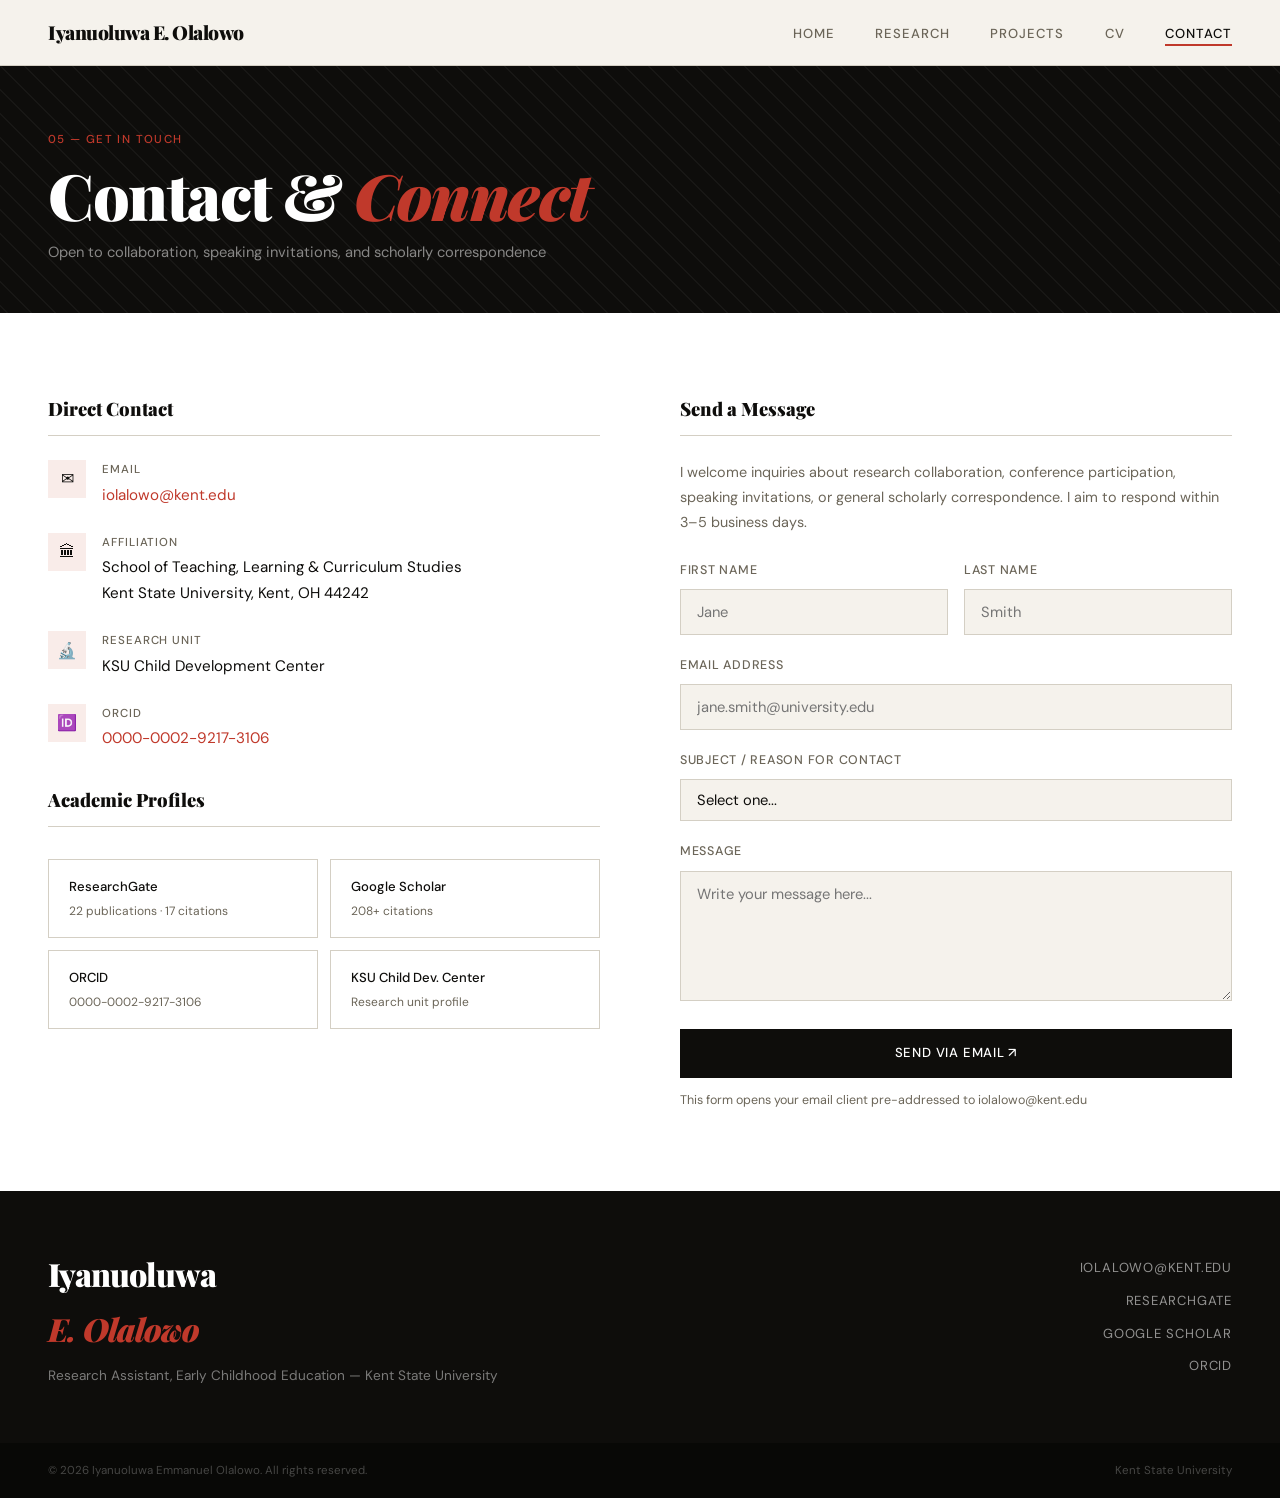
<file: contact.html>
<!DOCTYPE html>
<html lang="en">
<head>
  <meta charset="UTF-8" />
  <meta name="viewport" content="width=device-width, initial-scale=1.0" />
  <title>Contact — Iyanuoluwa E. Olalowo</title>
  <link href="https://fonts.googleapis.com/css2?family=Playfair+Display:ital,wght@0,700;0,900;1,700&family=DM+Sans:wght@300;400;500&display=swap" rel="stylesheet" />
  <link rel="stylesheet" href="style.css" />
  <style>
    #contact-main { background: var(--white); }
    .contact-grid { display:grid; grid-template-columns:1fr 1fr; gap:5rem; align-items:start; }

    .contact-info h3 { font-family:'Playfair Display',serif; font-weight:900; font-size:1.15rem; margin-bottom:1.5rem; padding-bottom:0.65rem; border-bottom:1px solid var(--border); }
    .contact-row { display:flex; align-items:flex-start; gap:1rem; margin-bottom:1.5rem; }
    .contact-icon { width:38px; height:38px; background:var(--accent-light); display:flex; align-items:center; justify-content:center; font-size:1rem; flex-shrink:0; }
    .contact-label { font-size:0.72rem; color:var(--muted); text-transform:uppercase; letter-spacing:0.08em; font-weight:500; margin-bottom:0.2rem; }
    .contact-value { font-size:0.95rem; color:var(--ink); }
    .contact-value a { color:var(--accent); text-decoration:none; }
    .contact-value a:hover { text-decoration:underline; }

    .profile-links { display:grid; grid-template-columns:1fr 1fr; gap:0.75rem; margin-top:2rem; }
    .profile-link-card {
      border:1px solid var(--border); padding:1rem 1.25rem;
      text-decoration:none; color:var(--ink); display:block;
      transition:all 0.2s;
    }
    .profile-link-card:hover { border-color:var(--accent); background:var(--accent-light); }
    .profile-link-name { font-size:0.82rem; font-weight:500; margin-bottom:0.15rem; }
    .profile-link-handle { font-size:0.75rem; color:var(--muted); }

    .contact-form-wrapper h3 { font-family:'Playfair Display',serif; font-weight:900; font-size:1.15rem; margin-bottom:1.5rem; padding-bottom:0.65rem; border-bottom:1px solid var(--border); }
    .form-group { margin-bottom:1.25rem; }
    .form-group label { display:block; font-size:0.78rem; font-weight:500; letter-spacing:0.06em; text-transform:uppercase; color:var(--muted); margin-bottom:0.5rem; }
    .form-group input, .form-group textarea, .form-group select {
      width:100%; border:1px solid var(--border); background:var(--paper);
      padding:0.75rem 1rem; font-size:0.92rem; font-family:'DM Sans',sans-serif;
      color:var(--ink); outline:none; transition:border-color 0.2s;
      -webkit-appearance:none; appearance:none;
    }
    .form-group input:focus, .form-group textarea:focus, .form-group select:focus { border-color:var(--ink); }
    .form-group textarea { resize:vertical; min-height:130px; }
    .form-row { display:grid; grid-template-columns:1fr 1fr; gap:1rem; }
    .form-note { font-size:0.78rem; color:var(--muted); margin-top:0.75rem; }

    @media (max-width:900px) {
      .contact-grid { grid-template-columns:1fr; gap:3rem; }
      .profile-links { grid-template-columns:1fr; }
      .form-row { grid-template-columns:1fr; }
    }
  </style>
</head>
<body>

  <nav>
    <a href="index.html" class="nav-logo">Iyanuoluwa E. Olalowo</a>
    <ul class="nav-links">
      <li><a href="index.html">Home</a></li>
      <li><a href="research.html">Research</a></li>
      <li><a href="projects.html">Projects</a></li>
      <li><a href="cv.html">CV</a></li>
      <li><a href="contact.html" class="active">Contact</a></li>
    </ul>
  </nav>

  <div class="page-banner">
    <div class="page-banner-inner">
      <div class="page-banner-label">05 — Get in Touch</div>
      <h1 class="page-banner-title">Contact &amp; <em>Connect</em></h1>
      <p class="page-banner-sub">Open to collaboration, speaking invitations, and scholarly correspondence</p>
    </div>
  </div>

  <section id="contact-main">
    <div class="contact-grid">

      <div class="contact-info">
        <h3>Direct Contact</h3>

        <div class="contact-row">
          <div class="contact-icon">✉</div>
          <div>
            <div class="contact-label">Email</div>
            <div class="contact-value"><a href="mailto:iolalowo@kent.edu">iolalowo@kent.edu</a></div>
          </div>
        </div>

        <div class="contact-row">
          <div class="contact-icon">🏛</div>
          <div>
            <div class="contact-label">Affiliation</div>
            <div class="contact-value">School of Teaching, Learning &amp; Curriculum Studies<br />Kent State University, Kent, OH 44242</div>
          </div>
        </div>

        <div class="contact-row">
          <div class="contact-icon">🔬</div>
          <div>
            <div class="contact-label">Research Unit</div>
            <div class="contact-value">KSU Child Development Center</div>
          </div>
        </div>

        <div class="contact-row">
          <div class="contact-icon">🆔</div>
          <div>
            <div class="contact-label">ORCID</div>
            <div class="contact-value"><a href="https://orcid.org/0000-0002-9217-3106" target="_blank">0000-0002-9217-3106</a></div>
          </div>
        </div>

        <h3 style="margin-top:2rem;">Academic Profiles</h3>
        <div class="profile-links">
          <a href="https://www.researchgate.net/profile/Iyanuoluwa-Olalowo" target="_blank" class="profile-link-card">
            <div class="profile-link-name">ResearchGate</div>
            <div class="profile-link-handle">22 publications · 17 citations</div>
          </a>
          <a href="https://scholar.google.com/citations?user=_GOHKNoAAAAJ" target="_blank" class="profile-link-card">
            <div class="profile-link-name">Google Scholar</div>
            <div class="profile-link-handle">208+ citations</div>
          </a>
          <a href="https://orcid.org/0000-0002-9217-3106" target="_blank" class="profile-link-card">
            <div class="profile-link-name">ORCID</div>
            <div class="profile-link-handle">0000-0002-9217-3106</div>
          </a>
          <a href="https://www.kent.edu/ehhs/centers/cdc" target="_blank" class="profile-link-card">
            <div class="profile-link-name">KSU Child Dev. Center</div>
            <div class="profile-link-handle">Research unit profile</div>
          </a>
        </div>
      </div>

      <div class="contact-form-wrapper">
        <h3>Send a Message</h3>
        <p style="font-size:0.9rem; color:var(--muted); margin-bottom:1.5rem; line-height:1.75;">
          I welcome inquiries about research collaboration, conference participation,
          speaking invitations, or general scholarly correspondence. I aim to respond
          within 3–5 business days.
        </p>
        <div class="form-row">
          <div class="form-group">
            <label>First Name</label>
            <input type="text" placeholder="Jane" />
          </div>
          <div class="form-group">
            <label>Last Name</label>
            <input type="text" placeholder="Smith" />
          </div>
        </div>
        <div class="form-group">
          <label>Email Address</label>
          <input type="email" placeholder="jane.smith@university.edu" />
        </div>
        <div class="form-group">
          <label>Subject / Reason for Contact</label>
          <select>
            <option value="">Select one...</option>
            <option>Research Collaboration</option>
            <option>Conference / Speaking Invitation</option>
            <option>Publication Inquiry</option>
            <option>Graduate / Academic Inquiry</option>
            <option>Media or Press</option>
            <option>Other</option>
          </select>
        </div>
        <div class="form-group">
          <label>Message</label>
          <textarea placeholder="Write your message here..."></textarea>
        </div>
        <a href="mailto:iolalowo@kent.edu" class="btn-primary" style="width:100%; text-align:center; display:block;">Send via Email ↗</a>
        <p class="form-note">This form opens your email client pre-addressed to iolalowo@kent.edu</p>
      </div>

    </div>
  </section>

  <footer>
    <div>
      <div class="footer-name">Iyanuoluwa<br /><em>E. Olalowo</em></div>
      <div class="footer-affil">Research Assistant, Early Childhood Education — Kent State University</div>
    </div>
    <div class="footer-links">
      <a href="mailto:iolalowo@kent.edu" class="footer-link">iolalowo@kent.edu</a>
      <a href="https://www.researchgate.net/profile/Iyanuoluwa-Olalowo" class="footer-link" target="_blank">ResearchGate</a>
      <a href="https://scholar.google.com/citations?user=_GOHKNoAAAAJ" class="footer-link" target="_blank">Google Scholar</a>
      <a href="https://orcid.org/0000-0002-9217-3106" class="footer-link" target="_blank">ORCID</a>
    </div>
  </footer>
  <div class="footer-bottom">
    <span>© 2026 Iyanuoluwa Emmanuel Olalowo. All rights reserved.</span>
    <span>Kent State University</span>
  </div>

</body>
</html>
</file>
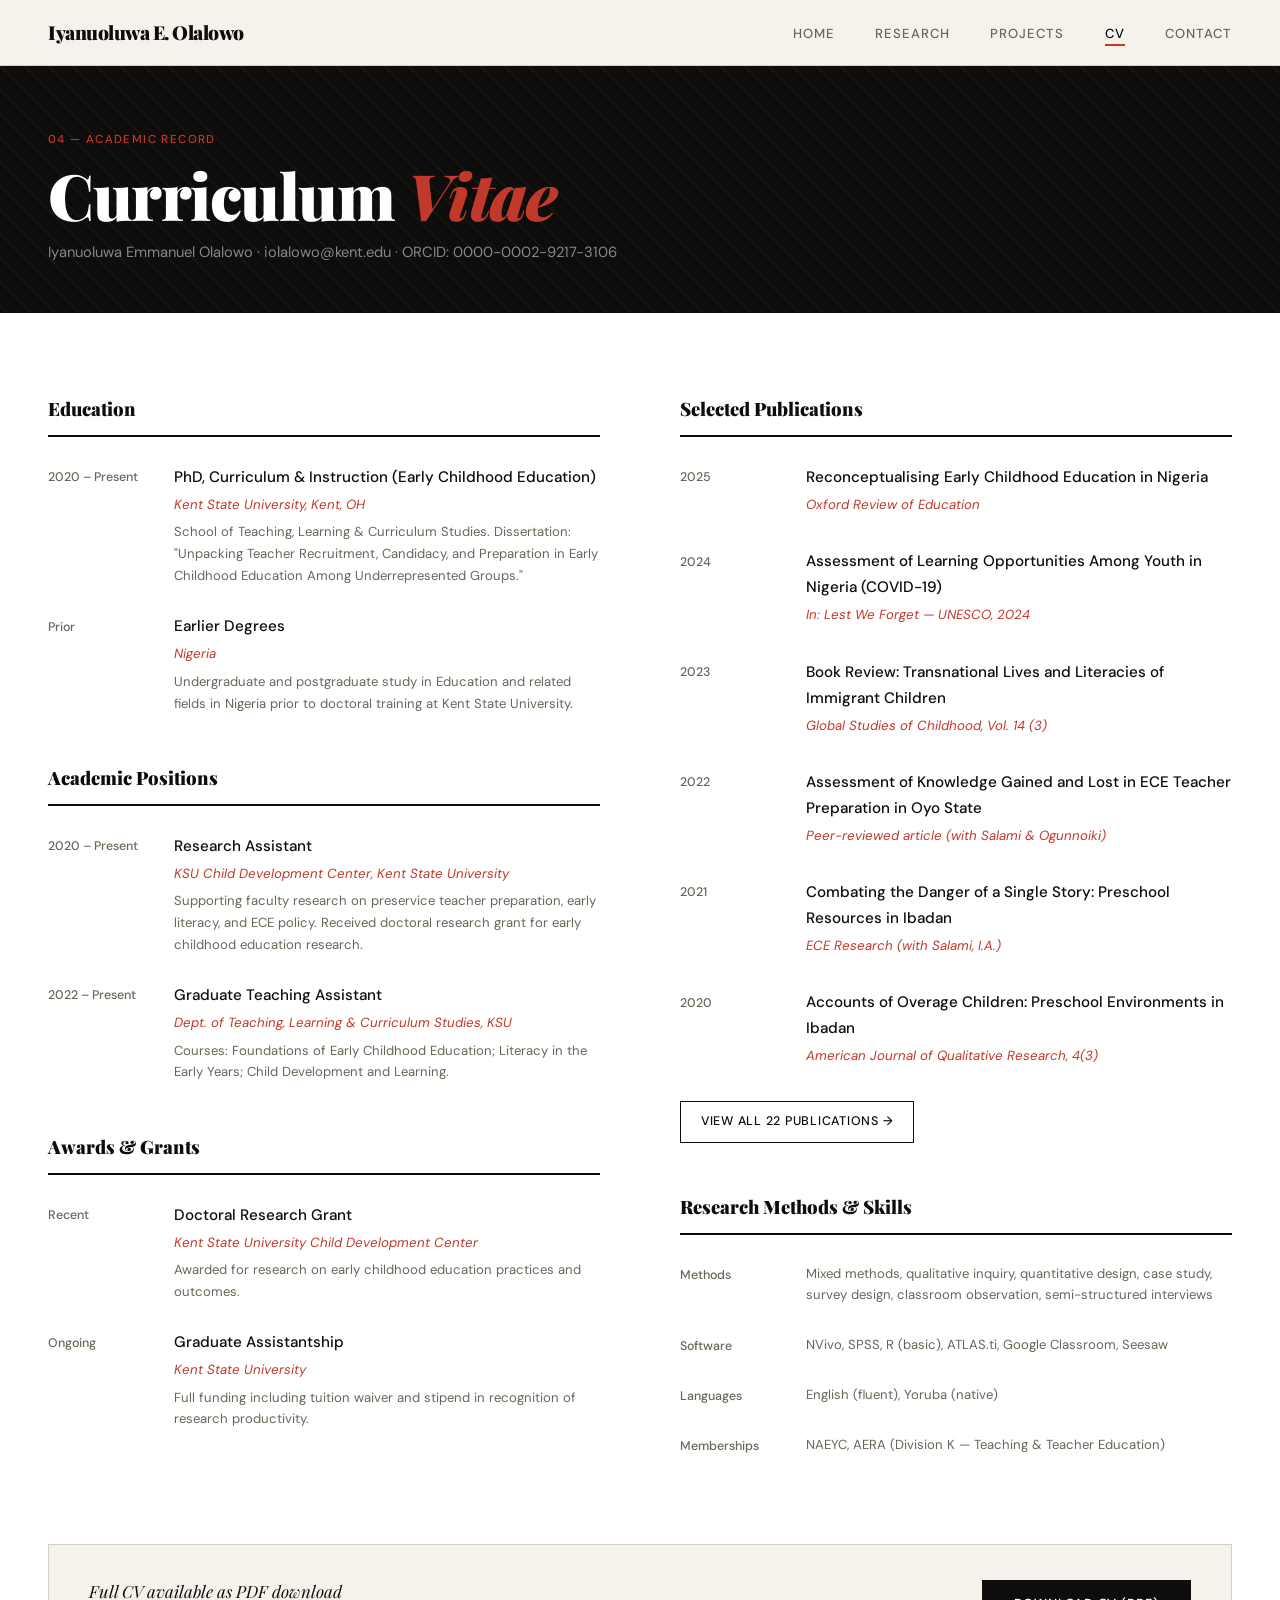
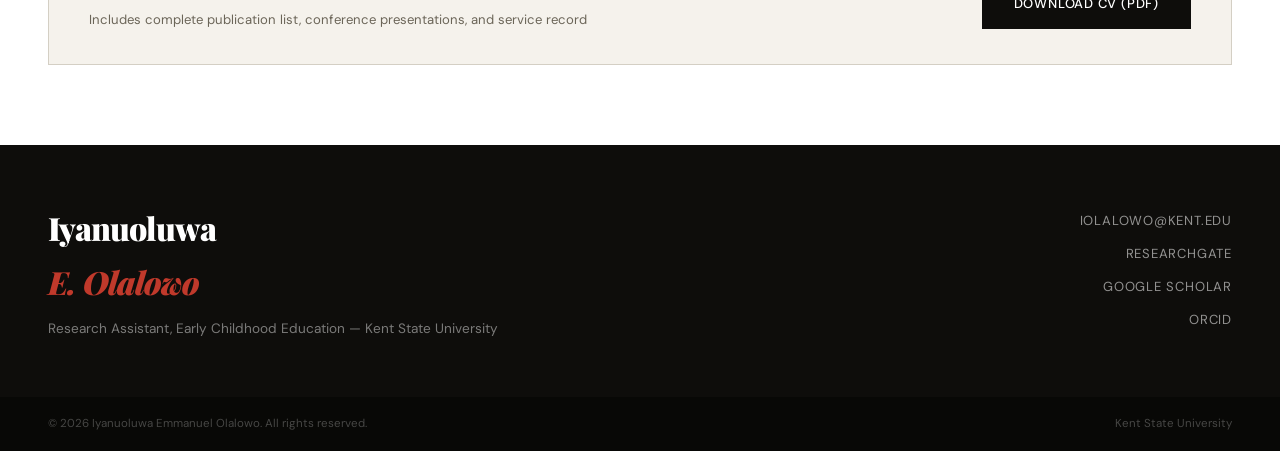
<file: cv.html>
<!DOCTYPE html>
<html lang="en">
<head>
  <meta charset="UTF-8" />
  <meta name="viewport" content="width=device-width, initial-scale=1.0" />
  <title>Curriculum Vitae — Iyanuoluwa E. Olalowo</title>
  <link href="https://fonts.googleapis.com/css2?family=Playfair+Display:ital,wght@0,700;0,900;1,700&family=DM+Sans:wght@300;400;500&display=swap" rel="stylesheet" />
  <link rel="stylesheet" href="style.css" />
  <style>
    #cv-main { background: var(--white); }
    .cv-grid { display:grid; grid-template-columns:1fr 1fr; gap:5rem; }
    .cv-section { margin-bottom:3rem; }
    .cv-section h3 { font-family:'Playfair Display',serif; font-weight:900; font-size:1.15rem; margin-bottom:1.75rem; padding-bottom:0.65rem; border-bottom:2px solid var(--ink); }
    .cv-entry { display:grid; grid-template-columns:110px 1fr; gap:1rem; margin-bottom:1.75rem; }
    .cv-year { font-size:0.78rem; color:var(--muted); padding-top:0.2rem; font-weight:500; line-height:1.5; }
    .cv-role { font-weight:500; font-size:0.95rem; margin-bottom:0.2rem; }
    .cv-org { font-size:0.83rem; color:var(--accent); margin-bottom:0.3rem; font-style:italic; }
    .cv-detail { font-size:0.82rem; color:var(--muted); line-height:1.65; }

    .cv-download-bar {
      background:var(--paper); border:1px solid var(--border);
      padding:2rem 2.5rem; display:flex; justify-content:space-between;
      align-items:center; gap:2rem; flex-wrap:wrap; margin-top:2.5rem;
    }
    .cv-download-text { font-family:'Playfair Display',serif; font-style:italic; font-size:1.05rem; }

    @media (max-width:900px) {
      .cv-grid { grid-template-columns:1fr; gap:2.5rem; }
      .cv-entry { grid-template-columns:1fr; gap:0.25rem; }
      .cv-download-bar { flex-direction:column; align-items:flex-start; }
    }
  </style>
</head>
<body>

  <nav>
    <a href="index.html" class="nav-logo">Iyanuoluwa E. Olalowo</a>
    <ul class="nav-links">
      <li><a href="index.html">Home</a></li>
      <li><a href="research.html">Research</a></li>
      <li><a href="projects.html">Projects</a></li>
      <li><a href="cv.html" class="active">CV</a></li>
      <li><a href="contact.html">Contact</a></li>
    </ul>
  </nav>

  <div class="page-banner">
    <div class="page-banner-inner">
      <div class="page-banner-label">04 — Academic Record</div>
      <h1 class="page-banner-title">Curriculum <em>Vitae</em></h1>
      <p class="page-banner-sub">Iyanuoluwa Emmanuel Olalowo · iolalowo@kent.edu · ORCID: 0000-0002-9217-3106</p>
    </div>
  </div>

  <section id="cv-main">
    <div class="cv-grid">

      <!-- LEFT COLUMN -->
      <div>
        <div class="cv-section">
          <h3>Education</h3>
          <div class="cv-entry">
            <div class="cv-year">2020 – Present</div>
            <div>
              <div class="cv-role">PhD, Curriculum &amp; Instruction (Early Childhood Education)</div>
              <div class="cv-org">Kent State University, Kent, OH</div>
              <div class="cv-detail">School of Teaching, Learning &amp; Curriculum Studies. Dissertation: "Unpacking Teacher Recruitment, Candidacy, and Preparation in Early Childhood Education Among Underrepresented Groups."</div>
            </div>
          </div>
          <div class="cv-entry">
            <div class="cv-year">Prior</div>
            <div>
              <div class="cv-role">Earlier Degrees</div>
              <div class="cv-org">Nigeria</div>
              <div class="cv-detail">Undergraduate and postgraduate study in Education and related fields in Nigeria prior to doctoral training at Kent State University.</div>
            </div>
          </div>
        </div>

        <div class="cv-section">
          <h3>Academic Positions</h3>
          <div class="cv-entry">
            <div class="cv-year">2020 – Present</div>
            <div>
              <div class="cv-role">Research Assistant</div>
              <div class="cv-org">KSU Child Development Center, Kent State University</div>
              <div class="cv-detail">Supporting faculty research on preservice teacher preparation, early literacy, and ECE policy. Received doctoral research grant for early childhood education research.</div>
            </div>
          </div>
          <div class="cv-entry">
            <div class="cv-year">2022 – Present</div>
            <div>
              <div class="cv-role">Graduate Teaching Assistant</div>
              <div class="cv-org">Dept. of Teaching, Learning &amp; Curriculum Studies, KSU</div>
              <div class="cv-detail">Courses: Foundations of Early Childhood Education; Literacy in the Early Years; Child Development and Learning.</div>
            </div>
          </div>
        </div>

        <div class="cv-section">
          <h3>Awards &amp; Grants</h3>
          <div class="cv-entry">
            <div class="cv-year">Recent</div>
            <div>
              <div class="cv-role">Doctoral Research Grant</div>
              <div class="cv-org">Kent State University Child Development Center</div>
              <div class="cv-detail">Awarded for research on early childhood education practices and outcomes.</div>
            </div>
          </div>
          <div class="cv-entry">
            <div class="cv-year">Ongoing</div>
            <div>
              <div class="cv-role">Graduate Assistantship</div>
              <div class="cv-org">Kent State University</div>
              <div class="cv-detail">Full funding including tuition waiver and stipend in recognition of research productivity.</div>
            </div>
          </div>
        </div>
      </div>

      <!-- RIGHT COLUMN -->
      <div>
        <div class="cv-section">
          <h3>Selected Publications</h3>
          <div class="cv-entry">
            <div class="cv-year">2025</div>
            <div>
              <div class="cv-role">Reconceptualising Early Childhood Education in Nigeria</div>
              <div class="cv-org">Oxford Review of Education</div>
            </div>
          </div>
          <div class="cv-entry">
            <div class="cv-year">2024</div>
            <div>
              <div class="cv-role">Assessment of Learning Opportunities Among Youth in Nigeria (COVID-19)</div>
              <div class="cv-org">In: Lest We Forget — UNESCO, 2024</div>
            </div>
          </div>
          <div class="cv-entry">
            <div class="cv-year">2023</div>
            <div>
              <div class="cv-role">Book Review: Transnational Lives and Literacies of Immigrant Children</div>
              <div class="cv-org">Global Studies of Childhood, Vol. 14 (3)</div>
            </div>
          </div>
          <div class="cv-entry">
            <div class="cv-year">2022</div>
            <div>
              <div class="cv-role">Assessment of Knowledge Gained and Lost in ECE Teacher Preparation in Oyo State</div>
              <div class="cv-org">Peer-reviewed article (with Salami &amp; Ogunnoiki)</div>
            </div>
          </div>
          <div class="cv-entry">
            <div class="cv-year">2021</div>
            <div>
              <div class="cv-role">Combating the Danger of a Single Story: Preschool Resources in Ibadan</div>
              <div class="cv-org">ECE Research (with Salami, I.A.)</div>
            </div>
          </div>
          <div class="cv-entry">
            <div class="cv-year">2020</div>
            <div>
              <div class="cv-role">Accounts of Overage Children: Preschool Environments in Ibadan</div>
              <div class="cv-org">American Journal of Qualitative Research, 4(3)</div>
            </div>
          </div>
          <div style="margin-top:0.5rem;">
            <a href="research.html" class="btn-outline" style="font-size:0.78rem; padding:0.6rem 1.25rem;">View All 22 Publications →</a>
          </div>
        </div>

        <div class="cv-section">
          <h3>Research Methods &amp; Skills</h3>
          <div class="cv-entry">
            <div class="cv-year">Methods</div>
            <div><div class="cv-detail">Mixed methods, qualitative inquiry, quantitative design, case study, survey design, classroom observation, semi-structured interviews</div></div>
          </div>
          <div class="cv-entry">
            <div class="cv-year">Software</div>
            <div><div class="cv-detail">NVivo, SPSS, R (basic), ATLAS.ti, Google Classroom, Seesaw</div></div>
          </div>
          <div class="cv-entry">
            <div class="cv-year">Languages</div>
            <div><div class="cv-detail">English (fluent), Yoruba (native)</div></div>
          </div>
          <div class="cv-entry">
            <div class="cv-year">Memberships</div>
            <div><div class="cv-detail">NAEYC, AERA (Division K — Teaching &amp; Teacher Education)</div></div>
          </div>
        </div>
      </div>

    </div>

    <div class="cv-download-bar">
      <div>
        <div class="cv-download-text">Full CV available as PDF download</div>
        <div style="font-size:0.82rem; color:var(--muted); margin-top:0.25rem;">Includes complete publication list, conference presentations, and service record</div>
      </div>
      <a href="cv.pdf" class="btn-primary" download>Download CV (PDF)</a>
    </div>
  </section>

  <footer>
    <div>
      <div class="footer-name">Iyanuoluwa<br /><em>E. Olalowo</em></div>
      <div class="footer-affil">Research Assistant, Early Childhood Education — Kent State University</div>
    </div>
    <div class="footer-links">
      <a href="mailto:iolalowo@kent.edu" class="footer-link">iolalowo@kent.edu</a>
      <a href="https://www.researchgate.net/profile/Iyanuoluwa-Olalowo" class="footer-link" target="_blank">ResearchGate</a>
      <a href="https://scholar.google.com/citations?user=_GOHKNoAAAAJ" class="footer-link" target="_blank">Google Scholar</a>
      <a href="https://orcid.org/0000-0002-9217-3106" class="footer-link" target="_blank">ORCID</a>
    </div>
  </footer>
  <div class="footer-bottom">
    <span>© 2026 Iyanuoluwa Emmanuel Olalowo. All rights reserved.</span>
    <span>Kent State University</span>
  </div>

</body>
</html>
</file>
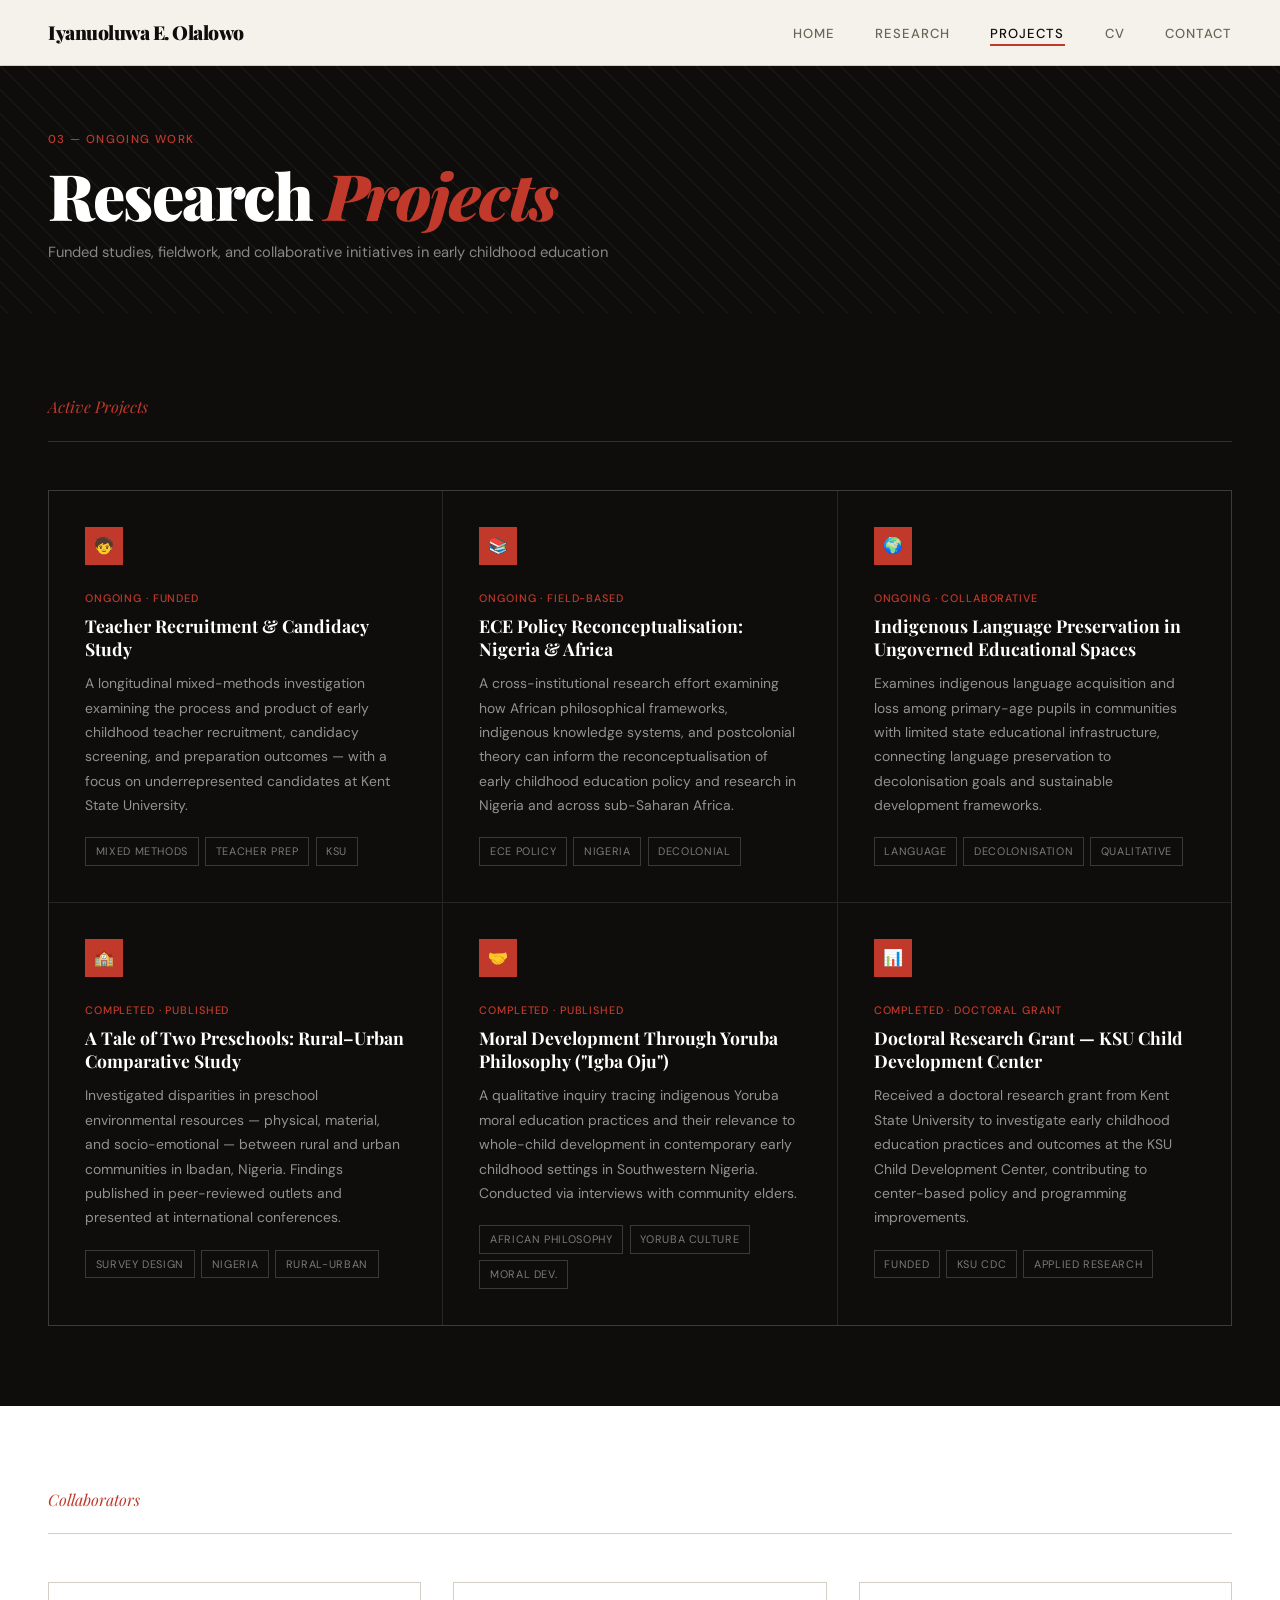
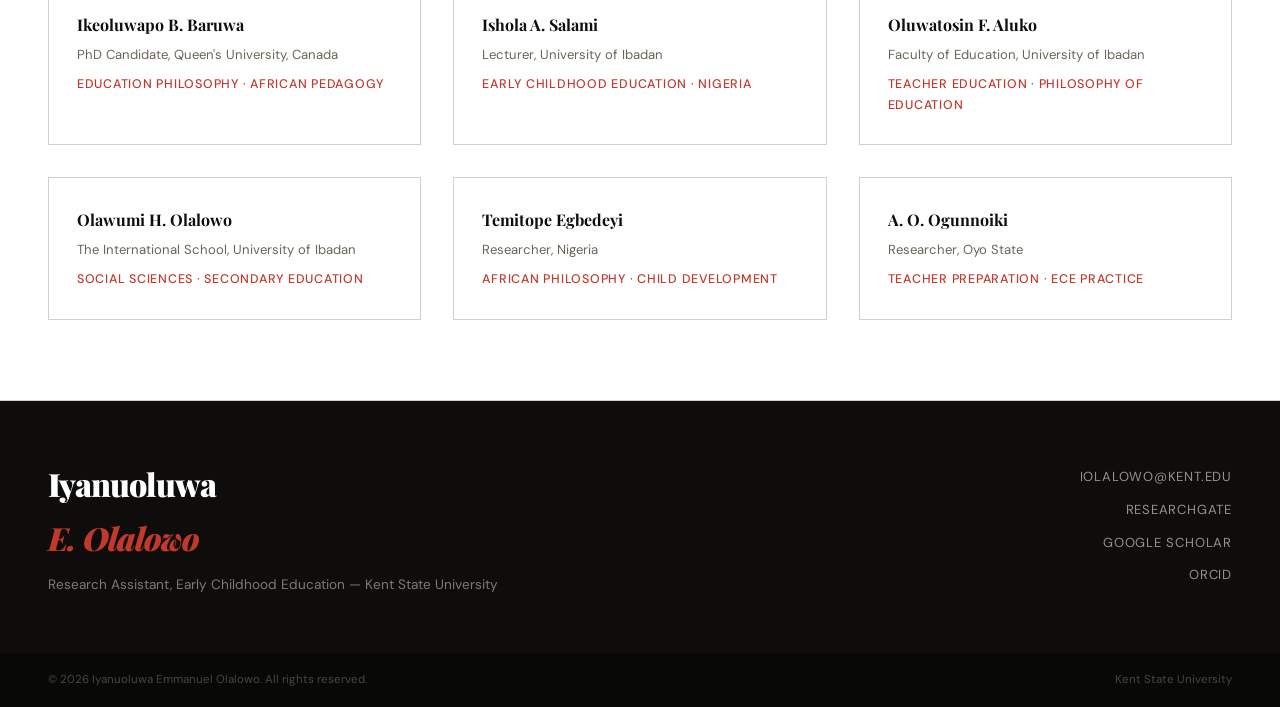
<file: projects.html>
<!DOCTYPE html>
<html lang="en">
<head>
  <meta charset="UTF-8" />
  <meta name="viewport" content="width=device-width, initial-scale=1.0" />
  <title>Projects — Iyanuoluwa E. Olalowo</title>
  <link href="https://fonts.googleapis.com/css2?family=Playfair+Display:ital,wght@0,700;0,900;1,700&family=DM+Sans:wght@300;400;500&display=swap" rel="stylesheet" />
  <link rel="stylesheet" href="style.css" />
  <style>
    #projects-main { background: var(--ink); color: var(--white); }
    #projects-main .section-title { color: var(--white); }
    #projects-main .section-header { border-bottom-color: rgba(255,255,255,0.15); }

    .projects-grid { display:grid; grid-template-columns:repeat(3,1fr); gap:1px; background:rgba(255,255,255,0.1); border:1px solid rgba(255,255,255,0.1); }
    .project-card { background:var(--ink); padding:2.25rem; transition:background 0.2s; }
    .project-card:hover { background:#1c1b18; }
    .project-icon { width:38px; height:38px; background:var(--accent); display:flex; align-items:center; justify-content:center; margin-bottom:1.5rem; font-size:1rem; }
    .project-title { font-family:'Playfair Display',serif; font-weight:700; font-size:1.1rem; margin-bottom:0.65rem; line-height:1.3; }
    .project-desc { font-size:0.87rem; color:rgba(255,255,255,0.55); line-height:1.75; margin-bottom:1.25rem; }
    .project-tags { display:flex; flex-wrap:wrap; gap:0.4rem; }
    .project-tag { font-size:0.68rem; letter-spacing:0.06em; text-transform:uppercase; border:1px solid rgba(255,255,255,0.18); padding:0.25rem 0.6rem; color:rgba(255,255,255,0.45); }
    .project-status { font-size:0.68rem; letter-spacing:0.08em; text-transform:uppercase; color:var(--accent); font-weight:500; margin-bottom:0.5rem; }

    #collab { background:var(--white); border-bottom:1px solid var(--border); }
    .collab-grid { display:grid; grid-template-columns:repeat(3,1fr); gap:2rem; }
    .collab-card { border:1px solid var(--border); padding:1.75rem; transition:border-color 0.2s; }
    .collab-card:hover { border-color:var(--accent); }
    .collab-name { font-family:'Playfair Display',serif; font-weight:700; font-size:1rem; margin-bottom:0.35rem; }
    .collab-inst { font-size:0.82rem; color:var(--muted); margin-bottom:0.5rem; }
    .collab-area { font-size:0.78rem; color:var(--accent); font-weight:500; letter-spacing:0.06em; text-transform:uppercase; }

    @media (max-width:900px) {
      .projects-grid { grid-template-columns:1fr; }
      .collab-grid { grid-template-columns:1fr; }
    }
  </style>
</head>
<body>

  <nav>
    <a href="index.html" class="nav-logo">Iyanuoluwa E. Olalowo</a>
    <ul class="nav-links">
      <li><a href="index.html">Home</a></li>
      <li><a href="research.html">Research</a></li>
      <li><a href="projects.html" class="active">Projects</a></li>
      <li><a href="cv.html">CV</a></li>
      <li><a href="contact.html">Contact</a></li>
    </ul>
  </nav>

  <div class="page-banner">
    <div class="page-banner-inner">
      <div class="page-banner-label">03 — Ongoing Work</div>
      <h1 class="page-banner-title">Research <em>Projects</em></h1>
      <p class="page-banner-sub">Funded studies, fieldwork, and collaborative initiatives in early childhood education</p>
    </div>
  </div>

  <section id="projects-main">
    <div class="section-header">
      <span class="section-num" style="color:var(--accent);">Active Projects</span>
    </div>
    <div class="projects-grid">

      <div class="project-card">
        <div class="project-icon">🧒</div>
        <div class="project-status">Ongoing · Funded</div>
        <div class="project-title">Teacher Recruitment &amp; Candidacy Study</div>
        <p class="project-desc">
          A longitudinal mixed-methods investigation examining the process and product of
          early childhood teacher recruitment, candidacy screening, and preparation outcomes —
          with a focus on underrepresented candidates at Kent State University.
        </p>
        <div class="project-tags">
          <span class="project-tag">Mixed Methods</span>
          <span class="project-tag">Teacher Prep</span>
          <span class="project-tag">KSU</span>
        </div>
      </div>

      <div class="project-card">
        <div class="project-icon">📚</div>
        <div class="project-status">Ongoing · Field-Based</div>
        <div class="project-title">ECE Policy Reconceptualisation: Nigeria &amp; Africa</div>
        <p class="project-desc">
          A cross-institutional research effort examining how African philosophical frameworks,
          indigenous knowledge systems, and postcolonial theory can inform the reconceptualisation
          of early childhood education policy and research in Nigeria and across sub-Saharan Africa.
        </p>
        <div class="project-tags">
          <span class="project-tag">ECE Policy</span>
          <span class="project-tag">Nigeria</span>
          <span class="project-tag">Decolonial</span>
        </div>
      </div>

      <div class="project-card">
        <div class="project-icon">🌍</div>
        <div class="project-status">Ongoing · Collaborative</div>
        <div class="project-title">Indigenous Language Preservation in Ungoverned Educational Spaces</div>
        <p class="project-desc">
          Examines indigenous language acquisition and loss among primary-age pupils in communities
          with limited state educational infrastructure, connecting language preservation to
          decolonisation goals and sustainable development frameworks.
        </p>
        <div class="project-tags">
          <span class="project-tag">Language</span>
          <span class="project-tag">Decolonisation</span>
          <span class="project-tag">Qualitative</span>
        </div>
      </div>

      <div class="project-card">
        <div class="project-icon">🏫</div>
        <div class="project-status">Completed · Published</div>
        <div class="project-title">A Tale of Two Preschools: Rural–Urban Comparative Study</div>
        <p class="project-desc">
          Investigated disparities in preschool environmental resources — physical, material, and
          socio-emotional — between rural and urban communities in Ibadan, Nigeria. Findings published
          in peer-reviewed outlets and presented at international conferences.
        </p>
        <div class="project-tags">
          <span class="project-tag">Survey Design</span>
          <span class="project-tag">Nigeria</span>
          <span class="project-tag">Rural-Urban</span>
        </div>
      </div>

      <div class="project-card">
        <div class="project-icon">🤝</div>
        <div class="project-status">Completed · Published</div>
        <div class="project-title">Moral Development Through Yoruba Philosophy ("Igba Oju")</div>
        <p class="project-desc">
          A qualitative inquiry tracing indigenous Yoruba moral education practices and their
          relevance to whole-child development in contemporary early childhood settings in
          Southwestern Nigeria. Conducted via interviews with community elders.
        </p>
        <div class="project-tags">
          <span class="project-tag">African Philosophy</span>
          <span class="project-tag">Yoruba Culture</span>
          <span class="project-tag">Moral Dev.</span>
        </div>
      </div>

      <div class="project-card">
        <div class="project-icon">📊</div>
        <div class="project-status">Completed · Doctoral Grant</div>
        <div class="project-title">Doctoral Research Grant — KSU Child Development Center</div>
        <p class="project-desc">
          Received a doctoral research grant from Kent State University to investigate early
          childhood education practices and outcomes at the KSU Child Development Center,
          contributing to center-based policy and programming improvements.
        </p>
        <div class="project-tags">
          <span class="project-tag">Funded</span>
          <span class="project-tag">KSU CDC</span>
          <span class="project-tag">Applied Research</span>
        </div>
      </div>

    </div>
  </section>

  <section id="collab">
    <div class="section-header">
      <span class="section-num">Collaborators</span>
    </div>
    <div class="collab-grid">
      <div class="collab-card">
        <div class="collab-name">Ikeoluwapo B. Baruwa</div>
        <div class="collab-inst">PhD Candidate, Queen's University, Canada</div>
        <div class="collab-area">Education Philosophy · African Pedagogy</div>
      </div>
      <div class="collab-card">
        <div class="collab-name">Ishola A. Salami</div>
        <div class="collab-inst">Lecturer, University of Ibadan</div>
        <div class="collab-area">Early Childhood Education · Nigeria</div>
      </div>
      <div class="collab-card">
        <div class="collab-name">Oluwatosin F. Aluko</div>
        <div class="collab-inst">Faculty of Education, University of Ibadan</div>
        <div class="collab-area">Teacher Education · Philosophy of Education</div>
      </div>
      <div class="collab-card">
        <div class="collab-name">Olawumi H. Olalowo</div>
        <div class="collab-inst">The International School, University of Ibadan</div>
        <div class="collab-area">Social Sciences · Secondary Education</div>
      </div>
      <div class="collab-card">
        <div class="collab-name">Temitope Egbedeyi</div>
        <div class="collab-inst">Researcher, Nigeria</div>
        <div class="collab-area">African Philosophy · Child Development</div>
      </div>
      <div class="collab-card">
        <div class="collab-name">A. O. Ogunnoiki</div>
        <div class="collab-inst">Researcher, Oyo State</div>
        <div class="collab-area">Teacher Preparation · ECE Practice</div>
      </div>
    </div>
  </section>

  <footer>
    <div>
      <div class="footer-name">Iyanuoluwa<br /><em>E. Olalowo</em></div>
      <div class="footer-affil">Research Assistant, Early Childhood Education — Kent State University</div>
    </div>
    <div class="footer-links">
      <a href="mailto:iolalowo@kent.edu" class="footer-link">iolalowo@kent.edu</a>
      <a href="https://www.researchgate.net/profile/Iyanuoluwa-Olalowo" class="footer-link" target="_blank">ResearchGate</a>
      <a href="https://scholar.google.com/citations?user=_GOHKNoAAAAJ" class="footer-link" target="_blank">Google Scholar</a>
      <a href="https://orcid.org/0000-0002-9217-3106" class="footer-link" target="_blank">ORCID</a>
    </div>
  </footer>
  <div class="footer-bottom">
    <span>© 2026 Iyanuoluwa Emmanuel Olalowo. All rights reserved.</span>
    <span>Kent State University</span>
  </div>

</body>
</html>
</file>
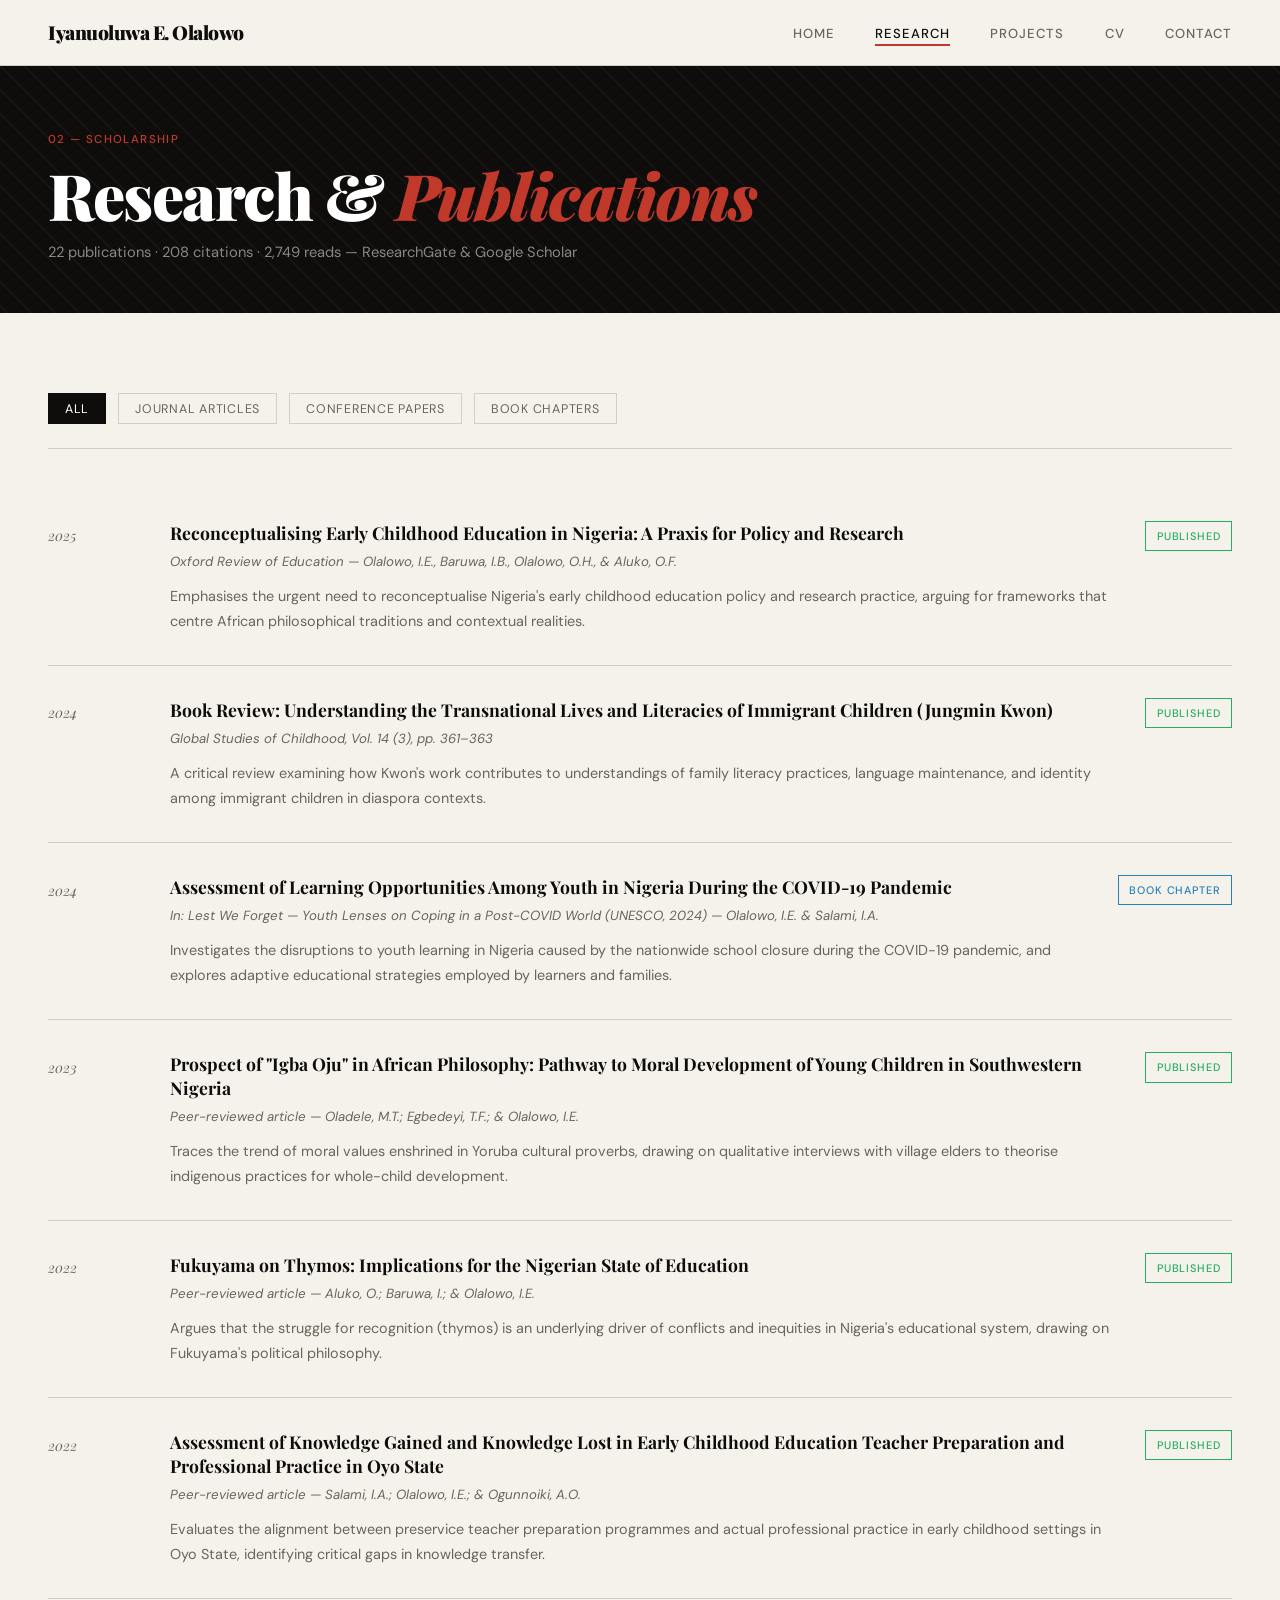
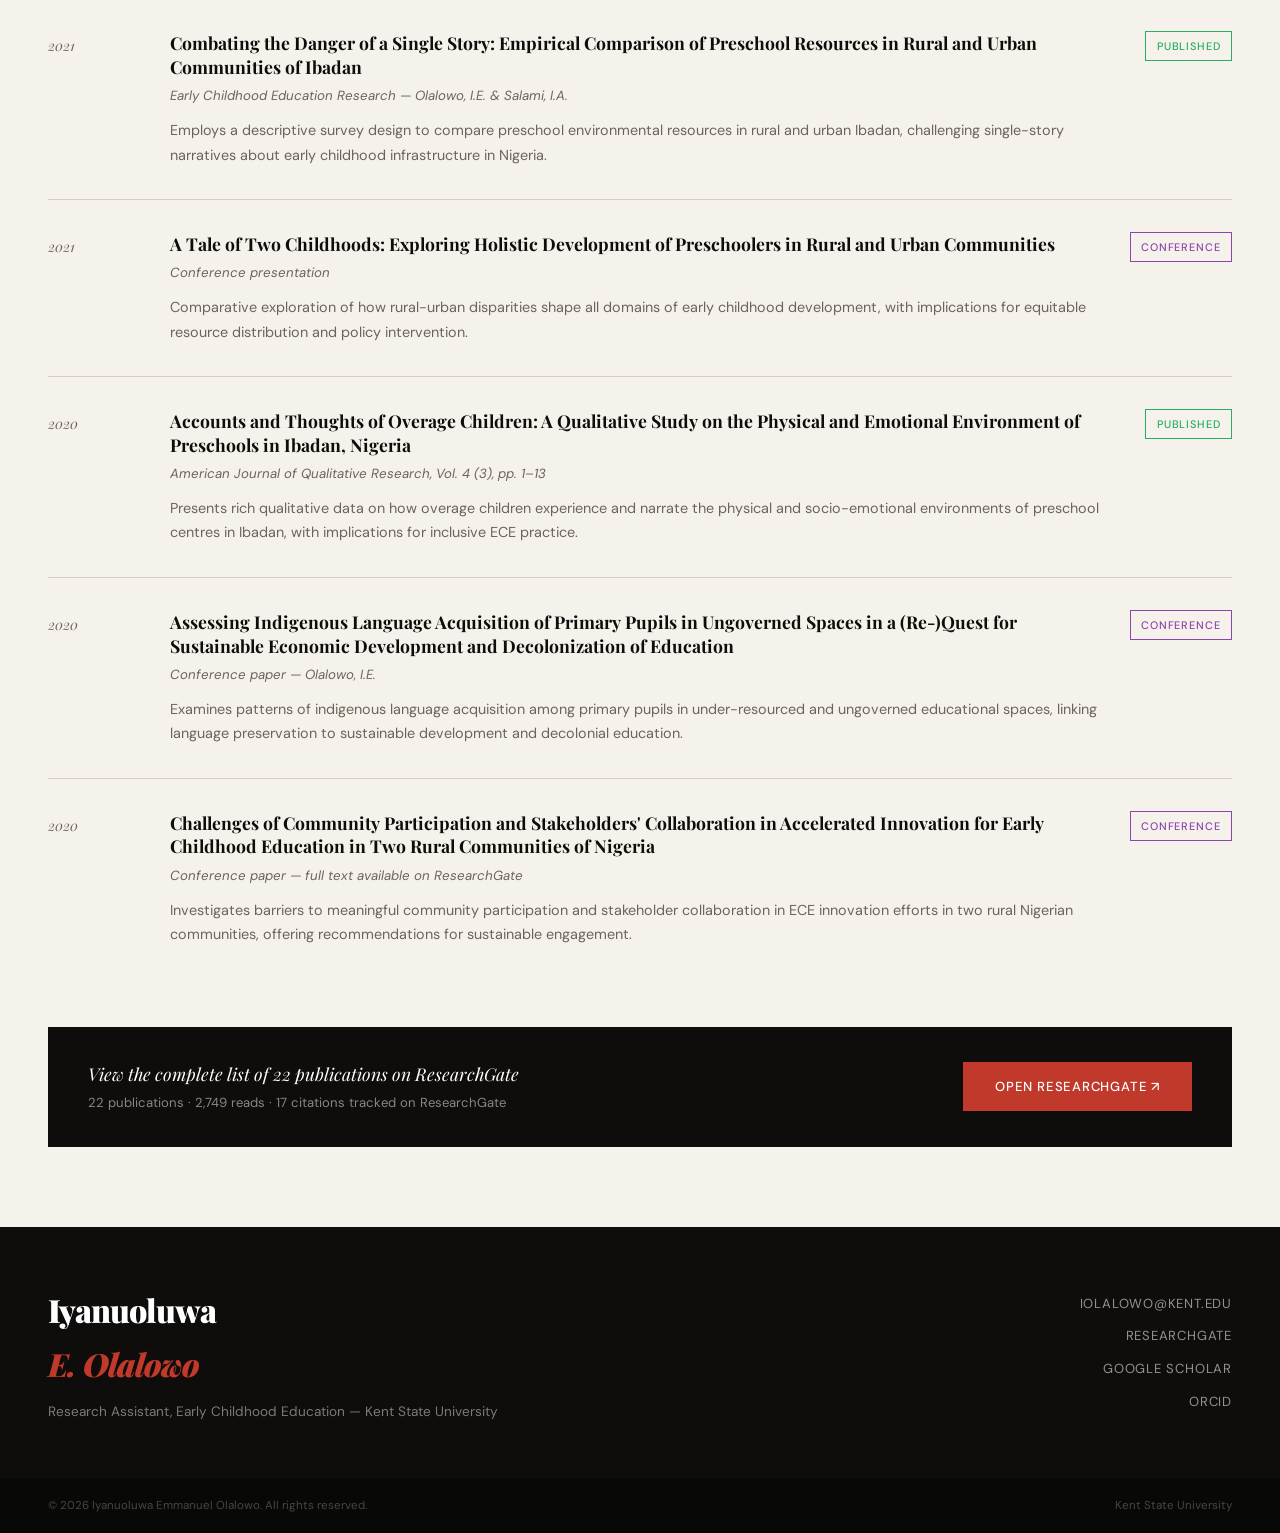
<file: research.html>
<!DOCTYPE html>
<html lang="en">
<head>
  <meta charset="UTF-8" />
  <meta name="viewport" content="width=device-width, initial-scale=1.0" />
  <title>Research & Publications — Iyanuoluwa E. Olalowo</title>
  <link href="https://fonts.googleapis.com/css2?family=Playfair+Display:ital,wght@0,700;0,900;1,700&family=DM+Sans:wght@300;400;500&display=swap" rel="stylesheet" />
  <link rel="stylesheet" href="style.css" />
  <style>
    .research-list { display:flex; flex-direction:column; }
    .research-item {
      display: grid; grid-template-columns: 90px 1fr auto;
      gap: 2rem; align-items: start;
      padding: 2rem 0; border-bottom: 1px solid var(--border);
      transition: background 0.2s;
    }
    .research-item:last-child { border-bottom: none; }
    .research-item:hover { background: var(--accent-light); margin: 0 -3rem; padding: 2rem 3rem; }
    .research-year { font-family:'Playfair Display',serif; font-style:italic; font-size:0.88rem; color:var(--muted); padding-top:0.2rem; }
    .research-title { font-family:'Playfair Display',serif; font-weight:700; font-size:1.1rem; margin-bottom:0.4rem; line-height:1.35; }
    .research-meta { font-size:0.83rem; color:var(--muted); margin-bottom:0.65rem; font-style:italic; }
    .research-abstract { font-size:0.9rem; color:var(--muted); line-height:1.7; }
    .research-badge { font-size:0.68rem; font-weight:500; letter-spacing:0.08em; text-transform:uppercase; padding:0.3rem 0.65rem; white-space:nowrap; border:1px solid var(--border); color:var(--muted); }
    .research-badge.published { border-color:#27ae60; color:#27ae60; }
    .research-badge.forthcoming { border-color:var(--accent); color:var(--accent); }
    .research-badge.chapter { border-color:#2980b9; color:#2980b9; }
    .research-badge.conference { border-color:#8e44ad; color:#8e44ad; }

    .filter-bar {
      display:flex; gap:0.75rem; flex-wrap:wrap;
      margin-bottom:2.5rem; padding-bottom:1.5rem;
      border-bottom:1px solid var(--border);
    }
    .filter-btn {
      background:transparent; border:1px solid var(--border);
      padding:0.4rem 1rem; font-size:0.78rem; letter-spacing:0.06em;
      text-transform:uppercase; cursor:pointer; transition:all 0.2s;
      font-family:'DM Sans',sans-serif; color:var(--muted);
    }
    .filter-btn:hover, .filter-btn.active { background:var(--ink); color:var(--white); border-color:var(--ink); }

    .rg-callout {
      background:var(--ink); color:var(--white);
      padding:2rem 2.5rem; display:flex;
      justify-content:space-between; align-items:center; gap:2rem;
      margin-top:3rem; flex-wrap:wrap;
    }
    .rg-callout-text { font-family:'Playfair Display',serif; font-style:italic; font-size:1.1rem; }
    .rg-callout-sub { font-size:0.82rem; color:rgba(255,255,255,0.5); margin-top:0.25rem; }

    @media (max-width:900px) {
      .research-item { grid-template-columns:1fr; gap:0.5rem; }
      .research-item:hover { margin:0; padding:2rem 0; }
      .rg-callout { flex-direction:column; align-items:flex-start; }
    }
  </style>
</head>
<body>

  <nav>
    <a href="index.html" class="nav-logo">Iyanuoluwa E. Olalowo</a>
    <ul class="nav-links">
      <li><a href="index.html">Home</a></li>
      <li><a href="research.html" class="active">Research</a></li>
      <li><a href="projects.html">Projects</a></li>
      <li><a href="cv.html">CV</a></li>
      <li><a href="contact.html">Contact</a></li>
    </ul>
  </nav>

  <div class="page-banner">
    <div class="page-banner-inner">
      <div class="page-banner-label">02 — Scholarship</div>
      <h1 class="page-banner-title">Research &amp; <em>Publications</em></h1>
      <p class="page-banner-sub">22 publications · 208 citations · 2,749 reads — ResearchGate &amp; Google Scholar</p>
    </div>
  </div>

  <section>
    <div class="filter-bar">
      <button class="filter-btn active" onclick="filterPubs('all', this)">All</button>
      <button class="filter-btn" onclick="filterPubs('journal', this)">Journal Articles</button>
      <button class="filter-btn" onclick="filterPubs('conference', this)">Conference Papers</button>
      <button class="filter-btn" onclick="filterPubs('chapter', this)">Book Chapters</button>
    </div>

    <div class="research-list" id="pubList">

      <!-- 2025 -->
      <div class="research-item" data-type="journal">
        <div class="research-year">2025</div>
        <div>
          <div class="research-title">Reconceptualising Early Childhood Education in Nigeria: A Praxis for Policy and Research</div>
          <div class="research-meta">Oxford Review of Education — Olalowo, I.E., Baruwa, I.B., Olalowo, O.H., &amp; Aluko, O.F.</div>
          <div class="research-abstract">Emphasises the urgent need to reconceptualise Nigeria's early childhood education policy and research practice, arguing for frameworks that centre African philosophical traditions and contextual realities.</div>
        </div>
        <span class="research-badge published">Published</span>
      </div>

      <!-- 2024 -->
      <div class="research-item" data-type="journal">
        <div class="research-year">2024</div>
        <div>
          <div class="research-title">Book Review: Understanding the Transnational Lives and Literacies of Immigrant Children (Jungmin Kwon)</div>
          <div class="research-meta">Global Studies of Childhood, Vol. 14 (3), pp. 361–363</div>
          <div class="research-abstract">A critical review examining how Kwon's work contributes to understandings of family literacy practices, language maintenance, and identity among immigrant children in diaspora contexts.</div>
        </div>
        <span class="research-badge published">Published</span>
      </div>

      <div class="research-item" data-type="conference">
        <div class="research-year">2024</div>
        <div>
          <div class="research-title">Assessment of Learning Opportunities Among Youth in Nigeria During the COVID-19 Pandemic</div>
          <div class="research-meta">In: Lest We Forget — Youth Lenses on Coping in a Post-COVID World (UNESCO, 2024) — Olalowo, I.E. &amp; Salami, I.A.</div>
          <div class="research-abstract">Investigates the disruptions to youth learning in Nigeria caused by the nationwide school closure during the COVID-19 pandemic, and explores adaptive educational strategies employed by learners and families.</div>
        </div>
        <span class="research-badge chapter">Book Chapter</span>
      </div>

      <!-- 2023 -->
      <div class="research-item" data-type="journal">
        <div class="research-year">2023</div>
        <div>
          <div class="research-title">Prospect of "Igba Oju" in African Philosophy: Pathway to Moral Development of Young Children in Southwestern Nigeria</div>
          <div class="research-meta">Peer-reviewed article — Oladele, M.T.; Egbedeyi, T.F.; &amp; Olalowo, I.E.</div>
          <div class="research-abstract">Traces the trend of moral values enshrined in Yoruba cultural proverbs, drawing on qualitative interviews with village elders to theorise indigenous practices for whole-child development.</div>
        </div>
        <span class="research-badge published">Published</span>
      </div>

      <!-- 2022 -->
      <div class="research-item" data-type="journal">
        <div class="research-year">2022</div>
        <div>
          <div class="research-title">Fukuyama on Thymos: Implications for the Nigerian State of Education</div>
          <div class="research-meta">Peer-reviewed article — Aluko, O.; Baruwa, I.; &amp; Olalowo, I.E.</div>
          <div class="research-abstract">Argues that the struggle for recognition (thymos) is an underlying driver of conflicts and inequities in Nigeria's educational system, drawing on Fukuyama's political philosophy.</div>
        </div>
        <span class="research-badge published">Published</span>
      </div>

      <div class="research-item" data-type="journal">
        <div class="research-year">2022</div>
        <div>
          <div class="research-title">Assessment of Knowledge Gained and Knowledge Lost in Early Childhood Education Teacher Preparation and Professional Practice in Oyo State</div>
          <div class="research-meta">Peer-reviewed article — Salami, I.A.; Olalowo, I.E.; &amp; Ogunnoiki, A.O.</div>
          <div class="research-abstract">Evaluates the alignment between preservice teacher preparation programmes and actual professional practice in early childhood settings in Oyo State, identifying critical gaps in knowledge transfer.</div>
        </div>
        <span class="research-badge published">Published</span>
      </div>

      <!-- 2021 -->
      <div class="research-item" data-type="journal">
        <div class="research-year">2021</div>
        <div>
          <div class="research-title">Combating the Danger of a Single Story: Empirical Comparison of Preschool Resources in Rural and Urban Communities of Ibadan</div>
          <div class="research-meta">Early Childhood Education Research — Olalowo, I.E. &amp; Salami, I.A.</div>
          <div class="research-abstract">Employs a descriptive survey design to compare preschool environmental resources in rural and urban Ibadan, challenging single-story narratives about early childhood infrastructure in Nigeria.</div>
        </div>
        <span class="research-badge published">Published</span>
      </div>

      <div class="research-item" data-type="conference">
        <div class="research-year">2021</div>
        <div>
          <div class="research-title">A Tale of Two Childhoods: Exploring Holistic Development of Preschoolers in Rural and Urban Communities</div>
          <div class="research-meta">Conference presentation</div>
          <div class="research-abstract">Comparative exploration of how rural-urban disparities shape all domains of early childhood development, with implications for equitable resource distribution and policy intervention.</div>
        </div>
        <span class="research-badge conference">Conference</span>
      </div>

      <!-- 2020 -->
      <div class="research-item" data-type="journal">
        <div class="research-year">2020</div>
        <div>
          <div class="research-title">Accounts and Thoughts of Overage Children: A Qualitative Study on the Physical and Emotional Environment of Preschools in Ibadan, Nigeria</div>
          <div class="research-meta">American Journal of Qualitative Research, Vol. 4 (3), pp. 1–13</div>
          <div class="research-abstract">Presents rich qualitative data on how overage children experience and narrate the physical and socio-emotional environments of preschool centres in Ibadan, with implications for inclusive ECE practice.</div>
        </div>
        <span class="research-badge published">Published</span>
      </div>

      <div class="research-item" data-type="conference">
        <div class="research-year">2020</div>
        <div>
          <div class="research-title">Assessing Indigenous Language Acquisition of Primary Pupils in Ungoverned Spaces in a (Re-)Quest for Sustainable Economic Development and Decolonization of Education</div>
          <div class="research-meta">Conference paper — Olalowo, I.E.</div>
          <div class="research-abstract">Examines patterns of indigenous language acquisition among primary pupils in under-resourced and ungoverned educational spaces, linking language preservation to sustainable development and decolonial education.</div>
        </div>
        <span class="research-badge conference">Conference</span>
      </div>

      <div class="research-item" data-type="conference">
        <div class="research-year">2020</div>
        <div>
          <div class="research-title">Challenges of Community Participation and Stakeholders' Collaboration in Accelerated Innovation for Early Childhood Education in Two Rural Communities of Nigeria</div>
          <div class="research-meta">Conference paper — full text available on ResearchGate</div>
          <div class="research-abstract">Investigates barriers to meaningful community participation and stakeholder collaboration in ECE innovation efforts in two rural Nigerian communities, offering recommendations for sustainable engagement.</div>
        </div>
        <span class="research-badge conference">Conference</span>
      </div>

    </div>

    <div class="rg-callout">
      <div>
        <div class="rg-callout-text">View the complete list of 22 publications on ResearchGate</div>
        <div class="rg-callout-sub">22 publications · 2,749 reads · 17 citations tracked on ResearchGate</div>
      </div>
      <a href="https://www.researchgate.net/profile/Iyanuoluwa-Olalowo" target="_blank" class="btn-primary" style="background:var(--accent);">Open ResearchGate ↗</a>
    </div>
  </section>

  <footer>
    <div>
      <div class="footer-name">Iyanuoluwa<br /><em>E. Olalowo</em></div>
      <div class="footer-affil">Research Assistant, Early Childhood Education — Kent State University</div>
    </div>
    <div class="footer-links">
      <a href="mailto:iolalowo@kent.edu" class="footer-link">iolalowo@kent.edu</a>
      <a href="https://www.researchgate.net/profile/Iyanuoluwa-Olalowo" class="footer-link" target="_blank">ResearchGate</a>
      <a href="https://scholar.google.com/citations?user=_GOHKNoAAAAJ" class="footer-link" target="_blank">Google Scholar</a>
      <a href="https://orcid.org/0000-0002-9217-3106" class="footer-link" target="_blank">ORCID</a>
    </div>
  </footer>
  <div class="footer-bottom">
    <span>© 2026 Iyanuoluwa Emmanuel Olalowo. All rights reserved.</span>
    <span>Kent State University</span>
  </div>

  <script>
    function filterPubs(type, btn) {
      document.querySelectorAll('.filter-btn').forEach(b => b.classList.remove('active'));
      btn.classList.add('active');
      document.querySelectorAll('.research-item').forEach(item => {
        if (type === 'all' || item.dataset.type === type) {
          item.style.display = 'grid';
        } else {
          item.style.display = 'none';
        }
      });
    }
  </script>
</body>
</html>
</file>
<file: style.css>
*, *::before, *::after { box-sizing: border-box; margin: 0; padding: 0; }

:root {
  --ink: #0e0d0b;
  --paper: #f5f2ec;
  --accent: #c0392b;
  --accent-light: #f9ece9;
  --muted: #6b6558;
  --border: #d4cfc4;
  --white: #ffffff;
  --section-gap: 5rem;
}

html { scroll-behavior: smooth; }

body {
  font-family: 'DM Sans', sans-serif;
  background: var(--paper);
  color: var(--ink);
  font-size: 16px;
  line-height: 1.7;
  overflow-x: hidden;
}

/* ── NAV ── */
nav {
  position: sticky;
  top: 0;
  z-index: 100;
  background: var(--paper);
  border-bottom: 1px solid var(--border);
  display: flex;
  justify-content: space-between;
  align-items: center;
  padding: 1rem 3rem;
}
.nav-logo {
  font-family: 'Playfair Display', serif;
  font-weight: 900;
  font-size: 1.2rem;
  letter-spacing: -0.5px;
  color: var(--ink);
  text-decoration: none;
}
.nav-links { display: flex; gap: 2.5rem; list-style: none; }
.nav-links a {
  text-decoration: none;
  color: var(--muted);
  font-size: 0.82rem;
  font-weight: 500;
  letter-spacing: 0.08em;
  text-transform: uppercase;
  transition: color 0.2s;
  padding-bottom: 2px;
  border-bottom: 2px solid transparent;
}
.nav-links a:hover { color: var(--accent); }
.nav-links a.active { color: var(--ink); border-bottom-color: var(--accent); }

/* ── BUTTONS ── */
.btn-primary {
  background: var(--ink); color: var(--white);
  padding: 0.85rem 2rem; text-decoration: none;
  font-size: 0.82rem; font-weight: 500;
  letter-spacing: 0.06em; text-transform: uppercase;
  transition: background 0.2s; display: inline-block;
}
.btn-primary:hover { background: var(--accent); }
.btn-outline {
  border: 1px solid var(--ink); color: var(--ink);
  padding: 0.85rem 2rem; text-decoration: none;
  font-size: 0.82rem; font-weight: 500;
  letter-spacing: 0.06em; text-transform: uppercase;
  transition: all 0.2s; display: inline-block;
}
.btn-outline:hover { background: var(--ink); color: var(--white); }

/* ── PAGE HEADER BANNER ── */
.page-banner {
  background: var(--ink);
  padding: 4rem 3rem 3rem;
  position: relative;
  overflow: hidden;
}
.page-banner::before {
  content: '';
  position: absolute; inset: 0;
  background-image: repeating-linear-gradient(45deg,#fff 0,#fff 1px,transparent 0,transparent 50%);
  background-size: 24px 24px;
  opacity: 0.04;
}
.page-banner-inner { position: relative; z-index: 1; }
.page-banner-label {
  font-size: 0.72rem; letter-spacing: 0.12em; text-transform: uppercase;
  color: var(--accent); font-weight: 500; margin-bottom: 0.75rem;
}
.page-banner-title {
  font-family: 'Playfair Display', serif;
  font-weight: 900; font-size: clamp(2.5rem, 5vw, 4rem);
  color: var(--white); letter-spacing: -1.5px; line-height: 1.05;
}
.page-banner-title em { font-style: italic; color: var(--accent); }
.page-banner-sub {
  color: rgba(255,255,255,0.5); font-size: 0.92rem; margin-top: 0.75rem;
}

/* ── SECTION ── */
section { padding: var(--section-gap) 3rem; }
.section-header {
  display: flex; align-items: baseline; gap: 1.5rem;
  margin-bottom: 3rem; border-bottom: 1px solid var(--border);
  padding-bottom: 1.25rem;
}
.section-num { font-family:'Playfair Display',serif; font-style:italic; font-size:1rem; color:var(--accent); }
.section-title { font-family:'Playfair Display',serif; font-weight:900; font-size:clamp(1.8rem,3.5vw,2.5rem); letter-spacing:-1px; }

/* ── TAGS ── */
.tag-list { display:flex; flex-wrap:wrap; gap:0.5rem; margin-bottom:2rem; }
.tag { background:var(--accent-light); color:var(--accent); font-size:0.78rem; padding:0.3rem 0.75rem; font-weight:500; }

/* ── FOOTER ── */
footer {
  background: var(--ink); color: var(--white);
  padding: 3.5rem 3rem;
  display: grid; grid-template-columns: 1fr 1fr;
  gap: 3rem; align-items: center;
}
.footer-name { font-family:'Playfair Display',serif; font-weight:900; font-size:2rem; letter-spacing:-1px; margin-bottom:0.5rem; }
.footer-name em { font-style:italic; color:var(--accent); }
.footer-affil { font-size:0.85rem; color:rgba(255,255,255,0.45); }
.footer-links { display:flex; flex-direction:column; gap:0.65rem; align-items:flex-end; }
.footer-link { color:rgba(255,255,255,0.55); text-decoration:none; font-size:0.82rem; letter-spacing:0.06em; text-transform:uppercase; transition:color 0.2s; }
.footer-link:hover { color:var(--accent); }
.footer-bottom { background:#080806; padding:1.1rem 3rem; display:flex; justify-content:space-between; font-size:0.72rem; color:rgba(255,255,255,0.25); }

/* ── RESPONSIVE ── */
@media (max-width: 900px) {
  nav { padding:1rem 1.5rem; }
  .nav-links { gap:1.25rem; }
  section { padding:3rem 1.5rem; }
  .page-banner { padding:3rem 1.5rem 2.5rem; }
  footer { grid-template-columns:1fr; gap:2rem; padding:2.5rem 1.5rem; }
  .footer-links { align-items:flex-start; }
  .footer-bottom { padding:1rem 1.5rem; flex-direction:column; gap:0.4rem; }
}

/* ── ANIMATIONS ── */
@keyframes fadeUp {
  from { opacity:0; transform:translateY(20px); }
  to   { opacity:1; transform:translateY(0); }
}
.fade-up { animation: fadeUp 0.55s ease both; }
.fade-up-1 { animation: fadeUp 0.55s 0.1s ease both; }
.fade-up-2 { animation: fadeUp 0.55s 0.2s ease both; }
.fade-up-3 { animation: fadeUp 0.55s 0.3s ease both; }
.fade-up-4 { animation: fadeUp 0.55s 0.4s ease both; }
</file>
